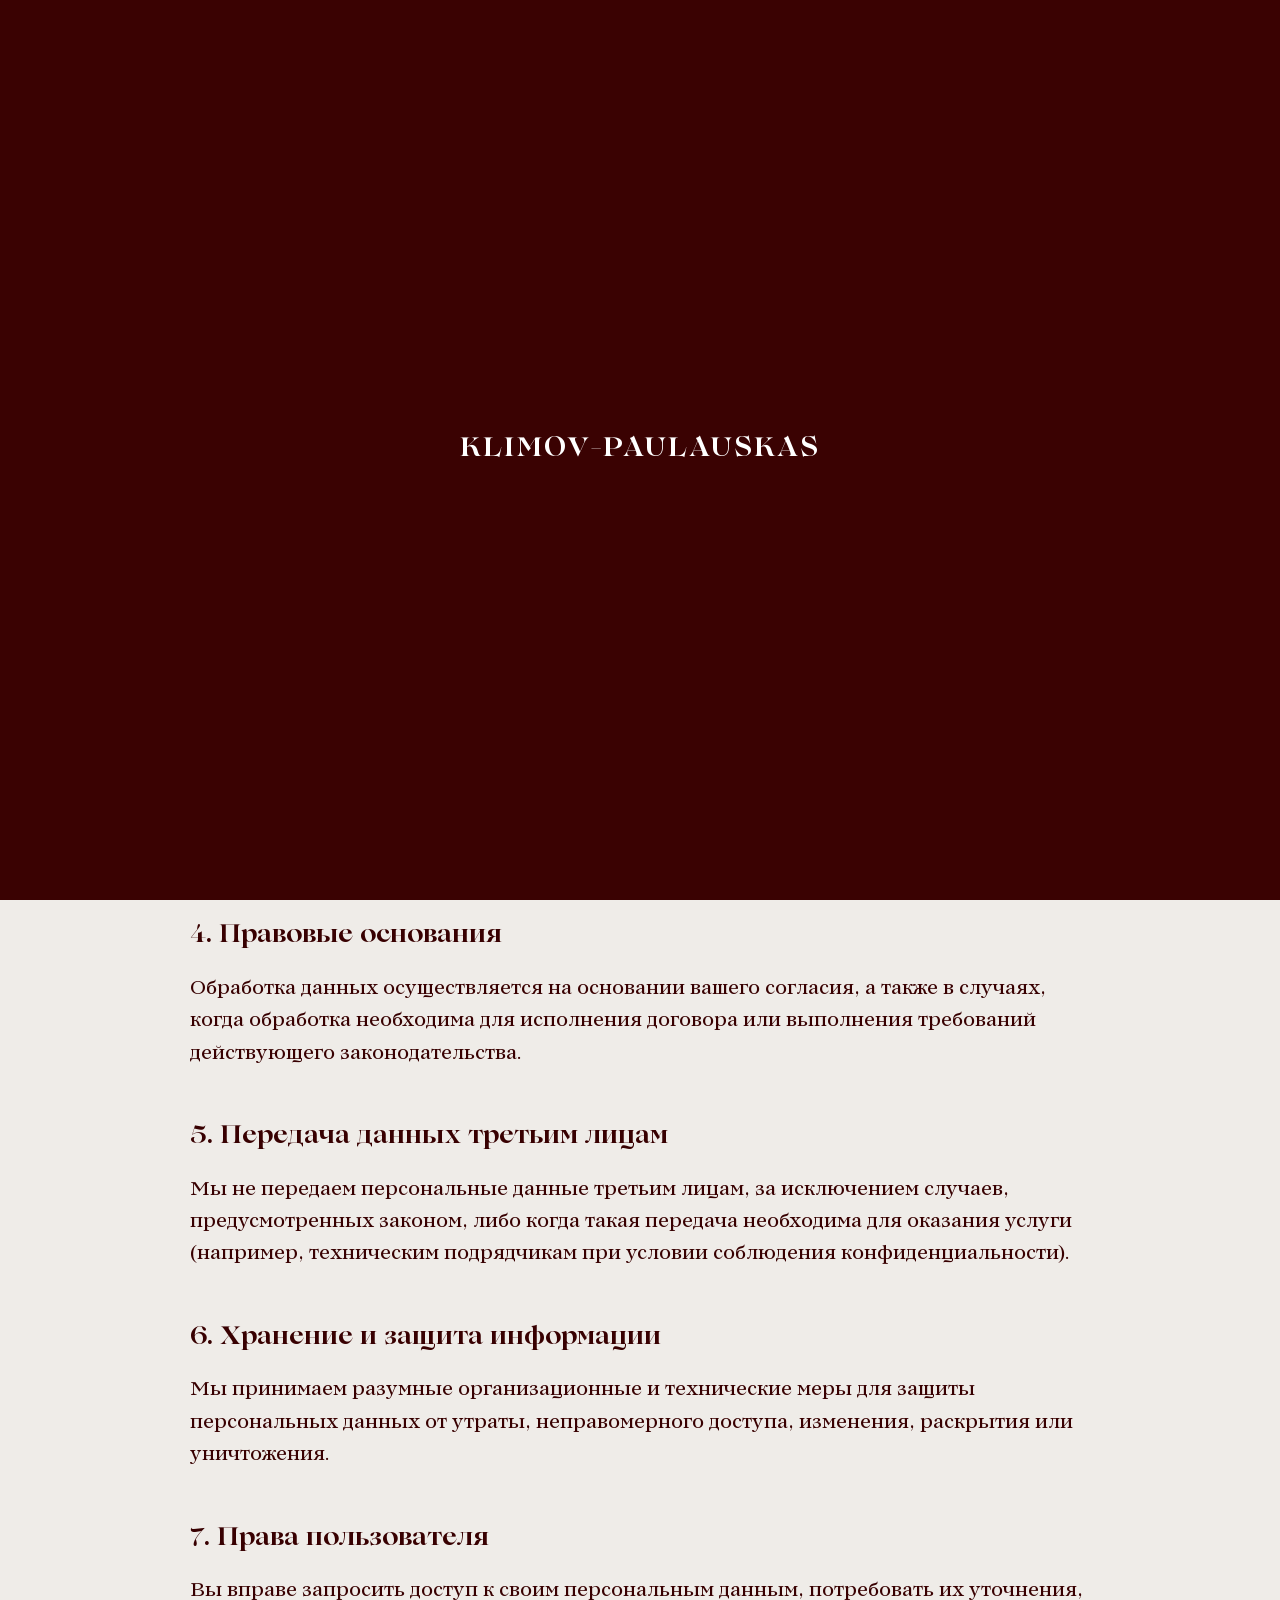
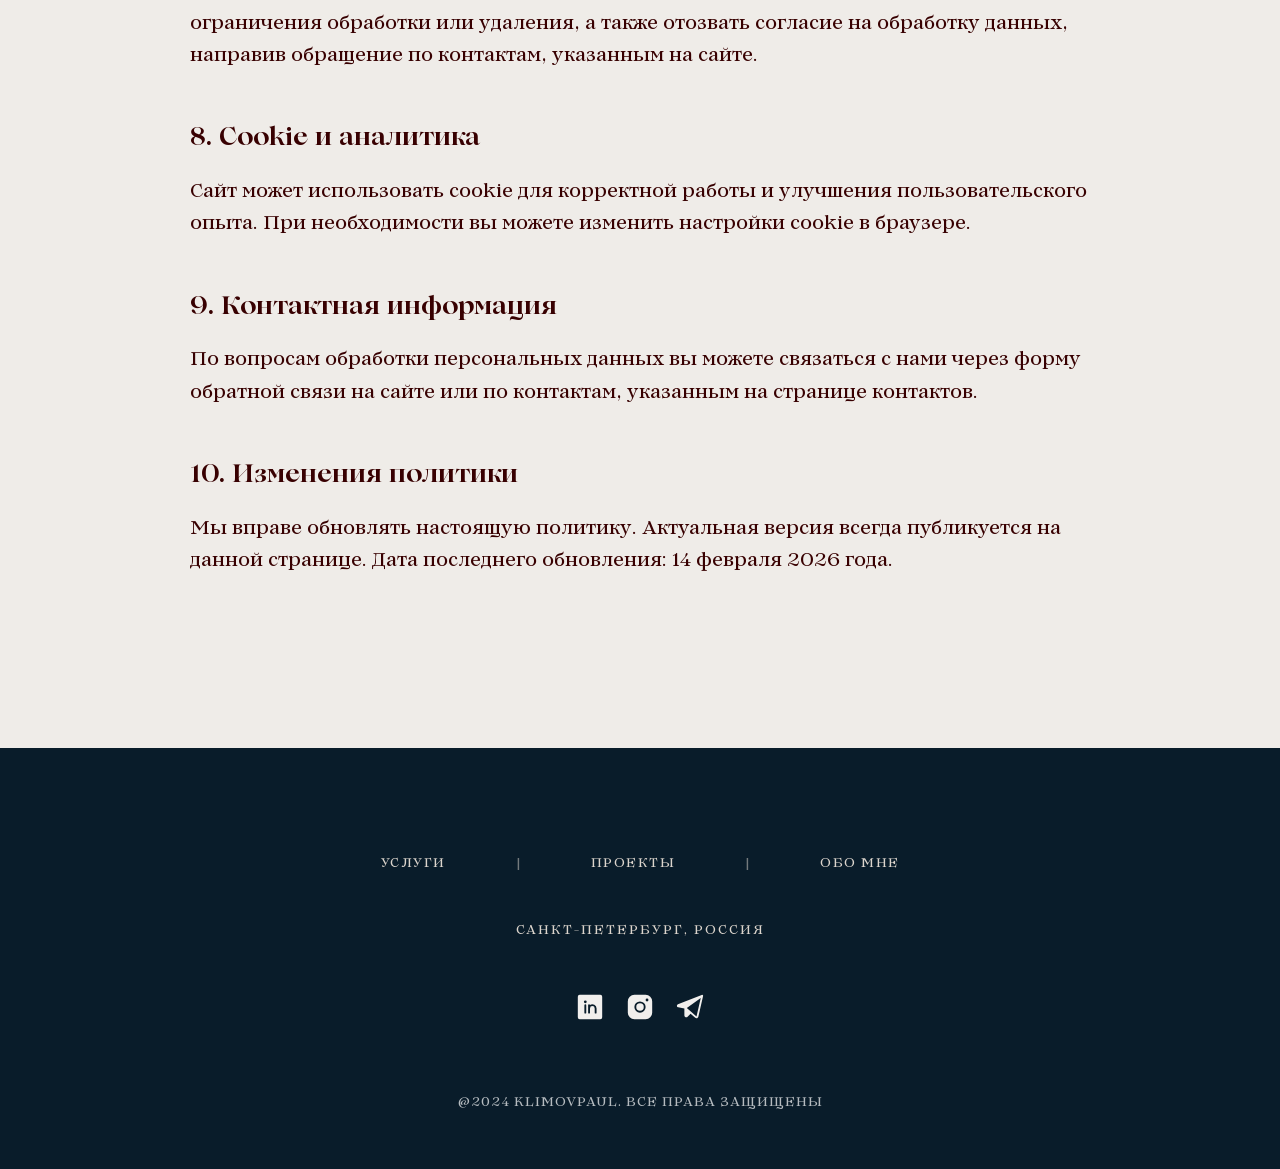
<file: confidential.html>
<!DOCTYPE html>
<html lang="ru">
  <head>
    <meta charset="UTF-8" />
    <meta name="viewport" content="width=device-width, initial-scale=1.0" />
    <link rel="stylesheet" href="styles.css" />
    <link rel="stylesheet" href="animations/animations.css" />
    <title>Политика конфиденциальности | KLIMOVPAUL</title>
  </head>
  <body>
    <header class="header container">
      <div class="logo">
        <a href="/index.html">
          <img src="./images/logo.avif" alt="" />
        </a>
      </div>

      <nav class="nav">
        <a href="index.html#services">УСЛУГИ</a>
        <a href="index.html#projects">ПРОЕКТЫ</a>
        <a href="about.html">ОБО МНЕ</a>
      </nav>
    </header>

    <section class="service-page container">
      <div class="service-page-content">
        <h1 class="service-page-title">ПОЛИТИКА КОНФИДЕНЦИАЛЬНОСТИ</h1>

        <div class="service-page-section">
          <h2>1. Общие положения</h2>
          <p>
            Настоящая политика конфиденциальности определяет порядок обработки и защиты персональных данных пользователей сайта
            KLIMOVPAUL. Используя сайт, вы соглашаетесь с условиями данной политики.
          </p>
        </div>

        <div class="service-page-section">
          <h2>2. Какие данные мы обрабатываем</h2>
          <p>
            Мы можем обрабатывать данные, которые вы указываете в формах на сайте: имя, номер телефона, адрес электронной почты
            и текст сообщения. Также могут собираться технические данные: IP-адрес, тип устройства, данные cookie и информация о
            действиях на сайте.
          </p>
        </div>

        <div class="service-page-section">
          <h2>3. Цели обработки данных</h2>
          <p>
            Персональные данные обрабатываются для обратной связи, подготовки консультации, заключения и исполнения договоров,
            улучшения качества сайта и сервиса, а также для соблюдения требований законодательства.
          </p>
        </div>

        <div class="service-page-section">
          <h2>4. Правовые основания</h2>
          <p>
            Обработка данных осуществляется на основании вашего согласия, а также в случаях, когда обработка необходима для
            исполнения договора или выполнения требований действующего законодательства.
          </p>
        </div>

        <div class="service-page-section">
          <h2>5. Передача данных третьим лицам</h2>
          <p>
            Мы не передаем персональные данные третьим лицам, за исключением случаев, предусмотренных законом, либо когда такая
            передача необходима для оказания услуги (например, техническим подрядчикам при условии соблюдения конфиденциальности).
          </p>
        </div>

        <div class="service-page-section">
          <h2>6. Хранение и защита информации</h2>
          <p>
            Мы принимаем разумные организационные и технические меры для защиты персональных данных от утраты, неправомерного
            доступа, изменения, раскрытия или уничтожения.
          </p>
        </div>

        <div class="service-page-section">
          <h2>7. Права пользователя</h2>
          <p>
            Вы вправе запросить доступ к своим персональным данным, потребовать их уточнения, ограничения обработки или удаления,
            а также отозвать согласие на обработку данных, направив обращение по контактам, указанным на сайте.
          </p>
        </div>

        <div class="service-page-section">
          <h2>8. Cookie и аналитика</h2>
          <p>
            Сайт может использовать cookie для корректной работы и улучшения пользовательского опыта. При необходимости вы можете
            изменить настройки cookie в браузере.
          </p>
        </div>

        <div class="service-page-section">
          <h2>9. Контактная информация</h2>
          <p>
            По вопросам обработки персональных данных вы можете связаться с нами через форму обратной связи на сайте или по
            контактам, указанным на странице контактов.
          </p>
        </div>

        <div class="service-page-section">
          <h2>10. Изменения политики</h2>
          <p>
            Мы вправе обновлять настоящую политику. Актуальная версия всегда публикуется на данной странице.
            Дата последнего обновления: 14 февраля 2026 года.
          </p>
        </div>
      </div>
    </section>

    <footer class="footer">
      <div class="footer-container container">
        <nav class="footer-nav">
          <a href="index.html#services" class="footer-link">УСЛУГИ</a>
          <span class="footer-divider">|</span>
          <a href="index.html#projects" class="footer-link">ПРОЕКТЫ</a>
          <span class="footer-divider">|</span>
          <a href="about.html" class="footer-link">ОБО МНЕ</a>
        </nav>

        <div class="footer-location">САНКТ-ПЕТЕРБУРГ, РОССИЯ</div>

        <div class="footer-social">
          <a href="#" class="social-icon" aria-label="LinkedIn">
            <svg
              xmlns="http://www.w3.org/2000/svg"
              viewBox="0 0 256 256"
              focusable="false"
              color="var(--token-9590705c-d7ae-4c5a-9452-e5acd310b8c8, rgb(241, 239, 237))"
              style="
                user-select: none;
                width: 100%;
                height: 100%;
                display: inline-block;
                fill: var(
                  --token-9590705c-d7ae-4c5a-9452-e5acd310b8c8,
                  rgb(241, 239, 237)
                );
                color: var(
                  --token-9590705c-d7ae-4c5a-9452-e5acd310b8c8,
                  rgb(241, 239, 237)
                );
                flex-shrink: 0;
              "
            >
              <g
                color="var(--token-9590705c-d7ae-4c5a-9452-e5acd310b8c8, rgb(241, 239, 237))"
                weight="fill"
              >
                <path
                  d="M216,24H40A16,16,0,0,0,24,40V216a16,16,0,0,0,16,16H216a16,16,0,0,0,16-16V40A16,16,0,0,0,216,24ZM96,176a8,8,0,0,1-16,0V112a8,8,0,0,1,16,0ZM88,96a12,12,0,1,1,12-12A12,12,0,0,1,88,96Zm96,80a8,8,0,0,1-16,0V140a20,20,0,0,0-40,0v36a8,8,0,0,1-16,0V112a8,8,0,0,1,15.79-1.78A36,36,0,0,1,184,140Z"
                ></path>
              </g>
            </svg>
          </a>
          <a href="#" class="social-icon" aria-label="Instagram">
            <svg
              xmlns="http://www.w3.org/2000/svg"
              viewBox="0 0 256 256"
              focusable="false"
              color="var(--token-9590705c-d7ae-4c5a-9452-e5acd310b8c8, rgb(241, 239, 237))"
              style="
                user-select: none;
                width: 100%;
                height: 100%;
                display: inline-block;
                fill: var(
                  --token-9590705c-d7ae-4c5a-9452-e5acd310b8c8,
                  rgb(241, 239, 237)
                );
                color: var(
                  --token-9590705c-d7ae-4c5a-9452-e5acd310b8c8,
                  rgb(241, 239, 237)
                );
                flex-shrink: 0;
              "
            >
              <g
                color="var(--token-9590705c-d7ae-4c5a-9452-e5acd310b8c8, rgb(241, 239, 237))"
                weight="fill"
              >
                <path
                  d="M176,24H80A56.06,56.06,0,0,0,24,80v96a56.06,56.06,0,0,0,56,56h96a56.06,56.06,0,0,0,56-56V80A56.06,56.06,0,0,0,176,24ZM128,176a48,48,0,1,1,48-48A48.05,48.05,0,0,1,128,176Zm60-96a12,12,0,1,1,12-12A12,12,0,0,1,188,80Zm-28,48a32,32,0,1,1-32-32A32,32,0,0,1,160,128Z"
                ></path>
              </g>
            </svg>
          </a>
          <a href="#" class="social-icon" aria-label="Telegram">
            <svg
              xmlns="http://www.w3.org/2000/svg"
              viewBox="0 0 256 256"
              focusable="false"
              color="var(--token-9590705c-d7ae-4c5a-9452-e5acd310b8c8, rgb(241, 239, 237))"
              style="
                user-select: none;
                width: 100%;
                height: 100%;
                display: inline-block;
                fill: var(
                  --token-9590705c-d7ae-4c5a-9452-e5acd310b8c8,
                  rgb(241, 239, 237)
                );
                color: var(
                  --token-9590705c-d7ae-4c5a-9452-e5acd310b8c8,
                  rgb(241, 239, 237)
                );
                flex-shrink: 0;
              "
            >
              <g
                color="var(--token-9590705c-d7ae-4c5a-9452-e5acd310b8c8, rgb(241, 239, 237))"
                weight="fill"
              >
                <path
                  d="M236.88,26.19a9,9,0,0,0-9.16-1.57L25.06,103.93a14.22,14.22,0,0,0,2.43,27.21L80,141.45V200a15.92,15.92,0,0,0,10,14.83,15.91,15.91,0,0,0,17.51-3.73l25.32-26.26L173,220a15.88,15.88,0,0,0,10.51,4,16.3,16.3,0,0,0,5-.79,15.85,15.85,0,0,0,10.67-11.63L239.77,35A9,9,0,0,0,236.88,26.19ZM183.53,208,100.85,135.5l119-85.29Z"
                ></path>
              </g>
            </svg>
          </a>
        </div>

        <div class="footer-copyright">
          @2024 KLIMOVPAUL. ВСЕ ПРАВА ЗАЩИЩЕНЫ
        </div>
      </div>
    </footer>

    <div id="preloader">
      <div class="preloader-text">klimov-paulauskas</div>
    </div>

    <script src="animations/animations.js"></script>
  </body>
</html>
</file>
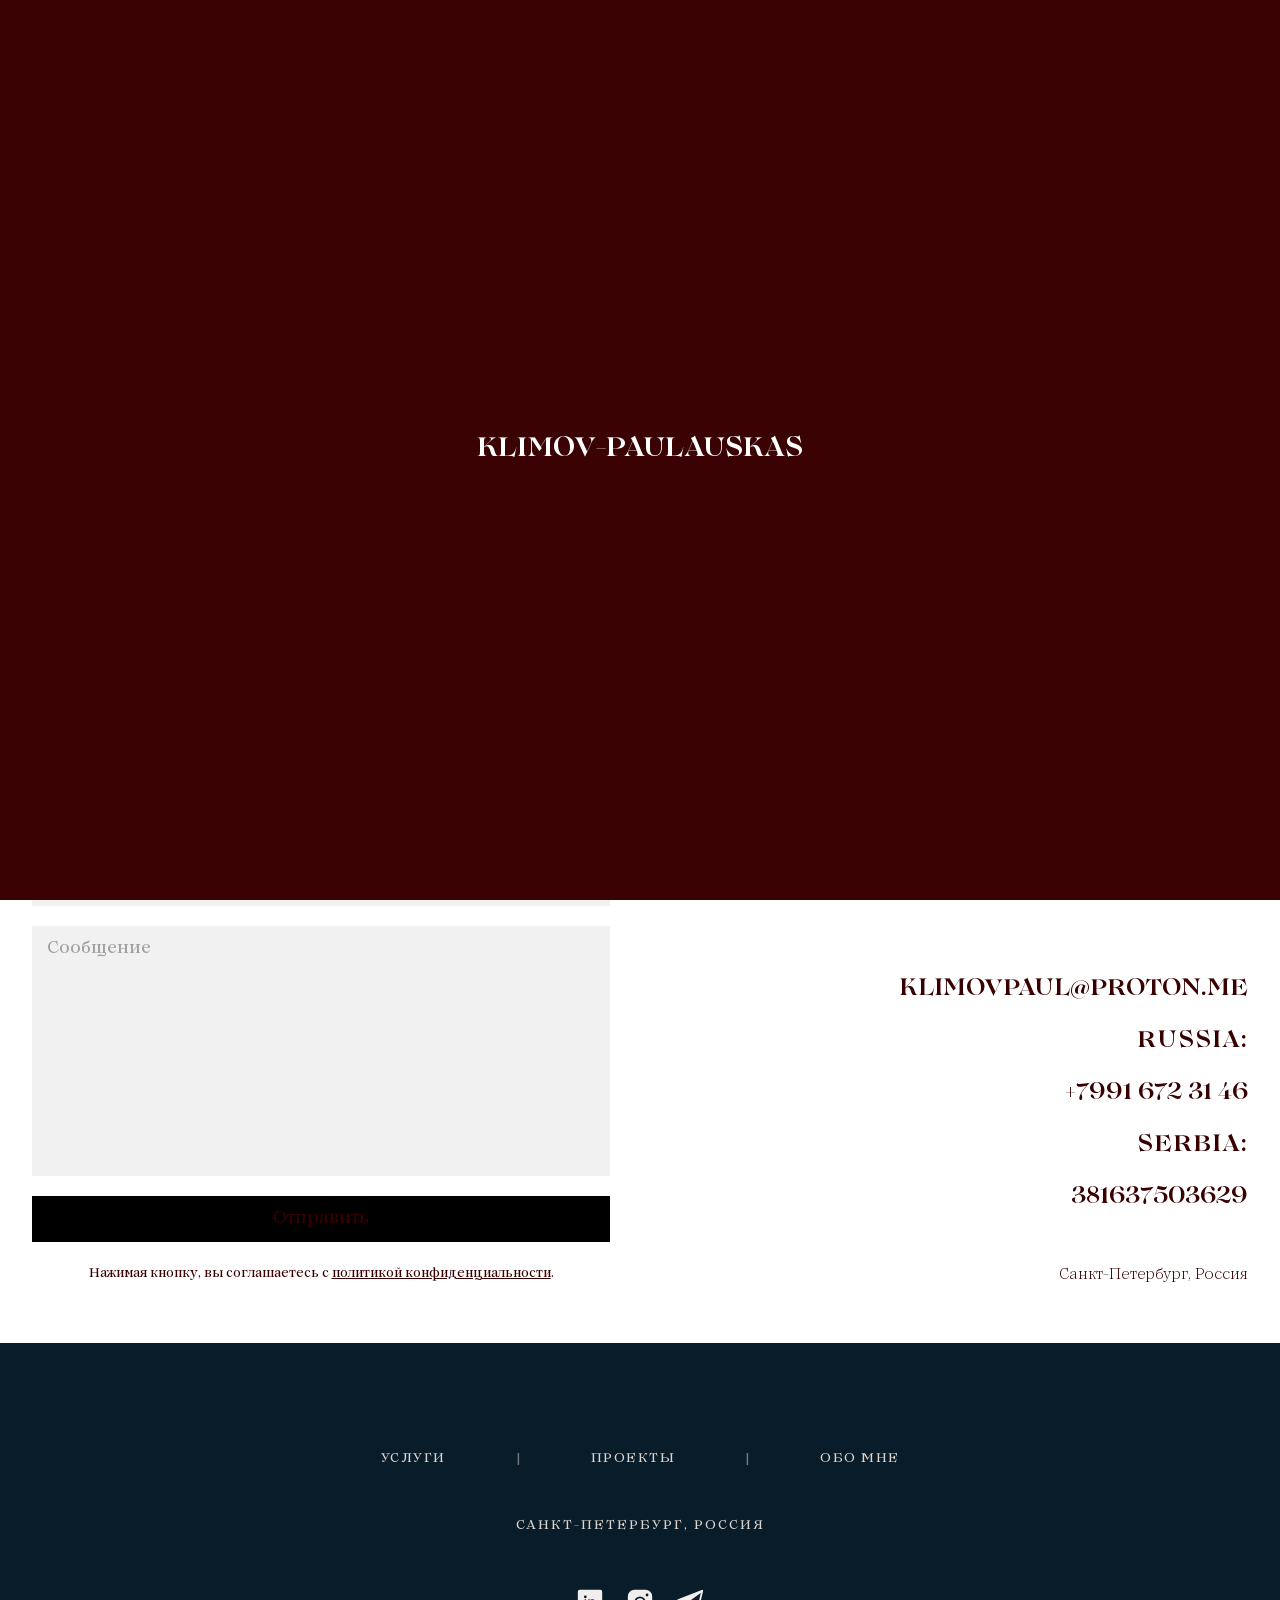
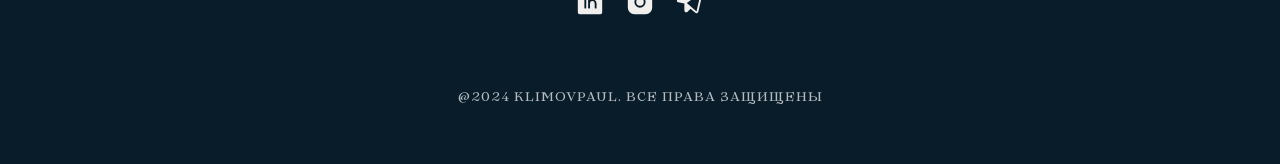
<file: contact.html>
<!DOCTYPE html>
<html lang="en">
  <head>
    <meta charset="UTF-8" />
    <meta name="viewport" content="width=device-width, initial-scale=1.0" />
    <link rel="stylesheet" href="contact.css" />
    <link rel="stylesheet" href="animations/animations.css" />
    <title>Klimov Paulauskas</title>
  </head>
  <body>
    <header class="header_bg">
      <div class="container header">
        <div class="logo">
          <a href="/index.html">
            <img src="./images/logo.avif" alt="" />
          </a>
        </div>

        <nav class="nav">
          <a href="index.html#services">УСЛУГИ</a>
          <a href="index.html#projects">ПРОЕКТЫ</a>
          <a href="./about.html">ОБО МНЕ</a>
        </nav>
      </div>
    </header>

    <section class="contact-hero container">
      <div class="contact-text">
        <h1>ДАВАЙТЕ ВМЕСТЕ<br />ПРЕВРАТИМ ВАШУ ИДЕЮ В<br />РЕАЛЬНОСТЬ.</h1>

        <p>
          Свяжитесь со мной, и вместе мы создадим пространство, которое будет
          вдохновлять вас каждый день.
        </p>
      </div>

      <div class="contact-image">
        <img src="./images/contact.avif" alt="Contact photo" />
      </div>
    </section>

    <section class="contact-form container">
      <div class="form-grid">
        <div class="form-left">
          <form>
            <input type="text" placeholder="Имя" />
            <input type="email" placeholder="Email" />
            <textarea placeholder="Сообщение"></textarea>
            <button type="submit">Отправить</button>
          <p class="form-terms">Нажимая кнопку, вы соглашаетесь с <a href="./confidential.html">политикой конфиденциальности</a>.</p>
          </form>
        </div>
        <div class="form-right">
          <p class="email">KLIMOVPAUL@PROTON.ME</p>
          <p class="country">RUSSIA:</p>
          <p class="phone">+7991 672 31 46</p>
          <p class="country">SERBIA:</p>
          <p class="phone">381637503629</p>
          <p class="location">Санкт-Петербург, Россия</p>
        </div>
      </div>
    </section>

    <footer class="footer">
      <div class="footer-container container">
        <nav class="footer-nav">
          <a href="#" class="footer-link">УСЛУГИ</a>
          <span class="footer-divider">|</span>
          <a href="#" class="footer-link">ПРОЕКТЫ</a>
          <span class="footer-divider">|</span>
          <a href="#" class="footer-link">ОБО МНЕ</a>
        </nav>

        <div class="footer-location">САНКТ-ПЕТЕРБУРГ, РОССИЯ</div>

        <div class="footer-social">
          <a href="#" class="social-icon" aria-label="LinkedIn">
            <svg
              xmlns="http://www.w3.org/2000/svg"
              viewBox="0 0 256 256"
              focusable="false"
              color="var(--token-9590705c-d7ae-4c5a-9452-e5acd310b8c8, rgb(241, 239, 237))"
              style="
                user-select: none;
                width: 100%;
                height: 100%;
                display: inline-block;
                fill: var(
                  --token-9590705c-d7ae-4c5a-9452-e5acd310b8c8,
                  rgb(241, 239, 237)
                );
                color: var(
                  --token-9590705c-d7ae-4c5a-9452-e5acd310b8c8,
                  rgb(241, 239, 237)
                );
                flex-shrink: 0;
              "
            >
              <g
                color="var(--token-9590705c-d7ae-4c5a-9452-e5acd310b8c8, rgb(241, 239, 237))"
                weight="fill"
              >
                <path
                  d="M216,24H40A16,16,0,0,0,24,40V216a16,16,0,0,0,16,16H216a16,16,0,0,0,16-16V40A16,16,0,0,0,216,24ZM96,176a8,8,0,0,1-16,0V112a8,8,0,0,1,16,0ZM88,96a12,12,0,1,1,12-12A12,12,0,0,1,88,96Zm96,80a8,8,0,0,1-16,0V140a20,20,0,0,0-40,0v36a8,8,0,0,1-16,0V112a8,8,0,0,1,15.79-1.78A36,36,0,0,1,184,140Z"
                ></path>
              </g>
            </svg>
          </a>
          <a href="#" class="social-icon" aria-label="Instagram">
            <svg
              xmlns="http://www.w3.org/2000/svg"
              viewBox="0 0 256 256"
              focusable="false"
              color="var(--token-9590705c-d7ae-4c5a-9452-e5acd310b8c8, rgb(241, 239, 237))"
              style="
                user-select: none;
                width: 100%;
                height: 100%;
                display: inline-block;
                fill: var(
                  --token-9590705c-d7ae-4c5a-9452-e5acd310b8c8,
                  rgb(241, 239, 237)
                );
                color: var(
                  --token-9590705c-d7ae-4c5a-9452-e5acd310b8c8,
                  rgb(241, 239, 237)
                );
                flex-shrink: 0;
              "
            >
              <g
                color="var(--token-9590705c-d7ae-4c5a-9452-e5acd310b8c8, rgb(241, 239, 237))"
                weight="fill"
              >
                <path
                  d="M176,24H80A56.06,56.06,0,0,0,24,80v96a56.06,56.06,0,0,0,56,56h96a56.06,56.06,0,0,0,56-56V80A56.06,56.06,0,0,0,176,24ZM128,176a48,48,0,1,1,48-48A48.05,48.05,0,0,1,128,176Zm60-96a12,12,0,1,1,12-12A12,12,0,0,1,188,80Zm-28,48a32,32,0,1,1-32-32A32,32,0,0,1,160,128Z"
                ></path>
              </g>
            </svg>
          </a>
          <a href="#" class="social-icon" aria-label="Telegram">
            <svg
              xmlns="http://www.w3.org/2000/svg"
              viewBox="0 0 256 256"
              focusable="false"
              color="var(--token-9590705c-d7ae-4c5a-9452-e5acd310b8c8, rgb(241, 239, 237))"
              style="
                user-select: none;
                width: 100%;
                height: 100%;
                display: inline-block;
                fill: var(
                  --token-9590705c-d7ae-4c5a-9452-e5acd310b8c8,
                  rgb(241, 239, 237)
                );
                color: var(
                  --token-9590705c-d7ae-4c5a-9452-e5acd310b8c8,
                  rgb(241, 239, 237)
                );
                flex-shrink: 0;
              "
            >
              <g
                color="var(--token-9590705c-d7ae-4c5a-9452-e5acd310b8c8, rgb(241, 239, 237))"
                weight="fill"
              >
                <path
                  d="M236.88,26.19a9,9,0,0,0-9.16-1.57L25.06,103.93a14.22,14.22,0,0,0,2.43,27.21L80,141.45V200a15.92,15.92,0,0,0,10,14.83,15.91,15.91,0,0,0,17.51-3.73l25.32-26.26L173,220a15.88,15.88,0,0,0,10.51,4,16.3,16.3,0,0,0,5-.79,15.85,15.85,0,0,0,10.67-11.63L239.77,35A9,9,0,0,0,236.88,26.19ZM183.53,208,100.85,135.5l119-85.29Z"
                ></path>
              </g>
            </svg>
          </a>
        </div>

        <div class="footer-copyright">
          @2024 KLIMOVPAUL. ВСЕ ПРАВА ЗАЩИЩЕНЫ
        </div>
      </div>
    </footer>

    <div id="preloader">
      <div class="preloader-text">KLIMOV-PAULAUSKAS</div>
    </div>

    <script src="animations/animations.js"></script>
  </body>
</html>
</file>
<file: styles.css>
* {
  margin: 0;
  padding: 0;
  box-sizing: border-box;
}

:root {
  --info-blocks-height: 152px;
}

@font-face {
  font-family: "Lovelace Text Light";
  src: url("./fonts/0_LovelaceText-Light.ttf") format("opentype");
  font-weight: 300;
  font-style: normal;
  font-display: block;
}

@font-face {
  font-family: "Lovelace Text";
  src: url("./fonts/0_LovelaceText-Medium.ttf") format("opentype");
  font-weight: 400;
  font-style: normal;
  font-display: block;
}

@font-face {
  font-family: "Lovelace Bold Italic";
  src: url("./fonts/0_Lovelace-BoldItalic.ttf") format("opentype");
  font-weight: 700;
  font-style: normal;
  font-display: block;
}

@font-face {
  font-family: "Lovelace Bold";
  src: url("./fonts/0_Lovelace-Bold.ttf") format("opentype");
  font-weight: 400;
  font-style: normal;
  font-display: block;
}


body {
  background: #efece8;
  font-family: "Lovelace Text", serif;
  color: #231f20;
}

.container {
  max-width: 95%;
  margin: 0 auto;
}

/* first block start */

.header {
  width: 100%;
  padding: 15px 0px;
  display: flex;
  align-items: center;
  justify-content: space-between;
}

.logo {
  font-size: 32px;
  font-weight: 600;
  letter-spacing: -1px;
}

.logo img {
  width: 50px;
  height: 50px;
}

.nav {
  display: flex;
  gap: 40px;
}

.nav a {
  text-decoration: none;
  color: rgb(56, 0, 1);
  font-size: 12px;
  font-family: "Lovelace Bold";
  position: relative;
  padding-bottom: 4px;
}

/* Nav link underline animation - draws left to right, exits left to right */
.nav a::after {
  content: '';
  position: absolute;
  bottom: 0;
  left: 0;
  width: 100%;
  height: 2px;
  background-color: rgb(56, 0, 1);
  transform: scaleX(0);
  transform-origin: right;
  transition: transform 0.6s ease;
}

.nav a:hover::after {
  transform: scaleX(1);
  transform-origin: left;
}

.contact-btn {
  padding: 12px 30px;
  border: 1px solid #231f20;
  text-decoration: none;
  font-size: 14px;
  color: #000;
  display: flex;
  align-items: center;
  gap: 10px;
  position: relative;
}

.contact-btn .arrow svg {
  width: 11px;
  height: 11px;
  transition: transform 0.4s ease;
  display: block;
}

.contact-btn .arrow {
  display: flex;
  align-items: center;
}

.contact-btn .contact-text {
  position: relative;
  display: inline-block;
  padding-bottom: 4px;
}

.contact-btn .contact-text::after {
  content: '';
  position: absolute;
  left: 0;
  right: 0;
  bottom: 0;
  height: 2px;
  background-color: rgb(56, 0, 1);
  transform: scaleX(0);
  transform-origin: right;
  transition: transform 0.6s ease;
}

.contact-btn:hover .contact-text::after {
  transform: scaleX(1);
  transform-origin: left;
}

.contact-btn:hover .arrow svg {
  transform: rotate(45deg);
}

.hero {
  position: relative;
}

.hero-video-wrapper {
  height: calc(100vh - 80px - var(--info-blocks-height));
  position: relative;
  width: 100%;
}

.hero-image {
  width: 100%;
  height: 100%;
  object-fit: cover;
  position: absolute;
  top: 0;
  left: 0;
}

.hero .hero-video-mobile {
  display: none !important;
}

.hero .hero-video-desktop {
  display: block !important;
}

/* Info blocks section */
.info-blocks {
  position: relative;
  display: flex;
  background: transparent;
  width: 100%;
  min-height: var(--info-blocks-height);
}

.info-block {
  flex: 1;
  padding: 20px 24px 12px;
  position: relative;
  display: flex;
  flex-direction: column;
  align-items: center;
  justify-content: flex-start;
  text-align: center;
  min-height: var(--info-blocks-height);
}

.info-block::before,
.info-block::after {
  content: "";
  position: absolute;
  top: 20px;
  bottom: 0;
  width: 0.5px;
  background: rgba(35, 31, 32, 0.75);
}

.info-block::before {
  left: 0;
}

.info-block::after {
  right: 0;
}

.info-block:first-child {
  border-left: none;
}

.info-block:first-child::before {
  display: none;
}

.info-block:last-child {
  border-right: none;
  justify-content: center;
  align-items: center;
}

.info-block:last-child::after {
  display: none;
}

.info-title {
  font-family: "Lovelace Bold";
  font-size: 18px;
  color: rgb(0, 0, 0);
  margin-top: 0;
  margin-bottom: 15px;
  letter-spacing: 1px;
  width: 100%;
}

.info-description {
  font-family: "Lovelace Text";
  font-size: 14px;
  color: #231f20;
  line-height: 1.35;
  margin: 0;
}

.info-block .contact-btn {
  margin: 0 auto;
  margin-top: 0;
}

.info-block:last-child .contact-btn {
  align-self: center;
}

.info-block .contact-btn .arrow {
  width: 16px;
  height: 16px;
}

.info-block .contact-btn .arrow svg {
  width: 100%;
  height: 100%;
  margin-top: 0;
}

@media (max-width: 768px) {
  .header {
    padding: 10px 0;
  }

  .logo img {
    width: 35px;
    height: 35px;
  }

  .nav {
    gap: 15px;
  }

  .nav a {
    font-size: 12px;
    letter-spacing: 0.5px;
  }

  .contact-btn {
    padding: 10px 22px;
    font-size: 14px;
    gap: 8px;
  }

  .contact-btn .arrow {
    transform: translateY(0);
  }

  .hero-video-wrapper {
    height: calc(95vh - 160px);
  }

  .hero .hero-video-desktop {
    display: none !important;
  }

  .hero .hero-video-mobile {
    display: block !important;
  }

  .info-blocks {
    display: flex;
    gap: 20px;
    overflow-x: auto;
    overflow-y: hidden;
    -webkit-overflow-scrolling: touch;
    scroll-snap-type: x mandatory;
    scrollbar-width: none;
    padding: 0 10px;
  }

  .info-blocks::-webkit-scrollbar {
    display: none;
  }

  .info-block {
    border-left: none;
    border-right: none;
    /* border-top: 1px solid #231f20; */
    border-right: 1px solid #231f20;
    padding: 30px 20px;
    min-height: 150px;
    flex: 0 0 100%;
    scroll-snap-align: start;
  }

  .info-block::before,
  .info-block::after {
    display: none;
  }

  .info-block:first-child {
    border-top: none;
  }

  .info-block:last-child {
    border-bottom: none;
  }
}

@media (max-width: 480px) {
  .header {
    padding: 8px 0;
  }

  .logo img {
    width: 30px;
    height: 30px;
  }

  .nav {
    gap: 10px;
  }

  .nav a {
    font-size: 10px;
    letter-spacing: 0.3px;
  }

  .contact-btn {
    padding: 5px 10px;
    font-size: 10px;
    gap: 4px;
  }

  .contact-btn .arrow svg {
    width: 16px;
    height: 16px;
  }

  .hero-video-wrapper {
    height: calc(100vh - 50px);
  }
}



/* first block end */


/* second block start */

.services {
  padding: 120px 0;
}

.services-title {
  font-size: 30px;
  margin-bottom: 60px;
  font-weight: 400;
  color: rgb(56, 0, 1);
  font-family: "Lovelace Bold";
}

.service-item {
  /* border-bottom: 1px solid #4d2b2970; */
  padding: 40px 0;
  margin-bottom: 50px;
}

.service-header {
  display: flex;
  justify-content: space-between;
  align-items: center;
  cursor: pointer;
}

.service-header .left {
  display: flex;
  align-items: center;
  gap: 80px;
}

.number {
  font-size: 16px;
  color: #4d2b29;
}

.title {
  font-size: 28px;
  font-weight: 400;
  color: rgb(56, 0, 1);
  font-family: "Lovelace Bold";
  position: relative;
  padding-bottom: 4px;
  display: inline-block;
}

/* Service title underline animation - draws left to right, exits left to right */
.title::after {
  content: '';
  position: absolute;
  bottom: 0;
  left: 0;
  width: 100%;
  height: 2px;
  background-color: rgb(56, 0, 1);
  transform: scaleX(0);
  transform-origin: right;
  transition: transform 0.6s ease;
}

.service-item:hover .title::after {
  transform: scaleX(1);
  transform-origin: left;
}

.icon {
  font-size: 32px;
  font-weight: 300;
  color: #111;
  transition: 0.3s;
}

.service-item.active .icon {
  transform: rotate(45deg);
}

.service-content {
  max-height: 0;
  overflow: hidden;
  transition: max-height 0.4s ease;
  padding-left: 100px;
  margin-top: 10px;
  font-family: "Lovelace Text Light";
  display: flex;
  flex-direction: column;
  gap: 20px;
}

.service-content>p {
  margin: 0;
}

.service-content .blog-link-container {
  align-self: flex-end;
}

.service-item.active .service-content {
  max-height: 500px;
}

@media (max-width: 1024px) {
  .services {
    padding: 60px 0;
  }

  .services-title {
    font-size: 32px;
    margin-bottom: 40px;
  }

  .service-item {
    padding: 30px 0;
    margin-bottom: 40px;
  }

  .service-header .left {
    gap: 50px;
  }

  .number {
    font-size: 14px;
  }

  .title {
    font-size: 26px;
  }

  .icon {
    font-size: 26px;
  }

  .service-content {
    padding-left: 60px;
  }
}

@media (max-width: 768px) {
  .services {
    padding: 40px 0;
  }

  .services-title {
    font-size: 26px;
    margin-bottom: 30px;
  }

  .service-item {
    padding: 25px 0;
    margin-bottom: 30px;
  }

  .service-header {
    align-items: flex-start;
  }

  .service-header .left {
    gap: 20px;
  }

  .number {
    font-size: 12px;
  }

  .title {
    font-size: 20px;
  }

  .icon {
    font-size: 22px;
  }

  .service-content {
    padding-left: 40px;
    font-size: 12px;
    gap: 15px;
  }

  .blog-link {
    font-size: 14px !important;
  }
}

/* second block end */


/* third block start - Project Showcase */
.project-showcase {
  position: relative;
  padding: 80px 0;
}

.projects-grid {
  display: grid;
  grid-template-columns: repeat(2, 1fr);
  gap: 60px;
}

/* Card style */
.project-card {
  text-decoration: none;
  color: inherit;
  position: relative;
  display: block;
}

.project-card.is-extra {
  display: none;
}

.project-card.is-extra.is-visible {
  display: block;
}

.project-card-inner {
  display: flex;
  justify-content: space-between;
  align-items: center;
  padding: 40px;
  position: relative;
  overflow: hidden;
}

.corner-plus {
  position: absolute;
  font-size: 40px;
  color: #000;
  font-weight: 300;
  transition: transform 0.35s ease;
  pointer-events: none;
}

.corner-plus.top-left {
  top: 10px;
  left: 10px;
}

.corner-plus.top-right {
  top: 10px;
  right: 10px;
}

.corner-plus.bottom-left {
  bottom: 10px;
  left: 10px;
}

.corner-plus.bottom-right {
  bottom: 10px;
  right: 10px;
}

.project-card:hover .corner-plus.top-left {
  transform: translate(15px, 15px);
}

.project-card:hover .corner-plus.top-right {
  transform: translate(-15px, 15px);
}

.project-card:hover .corner-plus.bottom-left {
  transform: translate(15px, -15px);
}

.project-card:hover .corner-plus.bottom-right {
  transform: translate(-15px, -15px);
}

.project-text {
  display: flex;
  flex-direction: column;
  gap: 10px;
}

.project-label {
  font-size: 12px;
  opacity: 0.6;
}

.project-name {
  font-size: 32px;
  font-weight: 500;
}

.project-image img {
  width: 200px;
  height: 160px;
  /* Replace with background-image later */
}

/* Button bottom-right */
.projects-btn {
  position: absolute;
  right: 0;
  bottom: 0;
  padding: 12px 30px;
  border: 1px solid #231f20;
  text-decoration: none;
  font-size: 14px;
  color: #000;
  background: transparent;
  transition: 0.3s ease;
  display: flex;
  align-items: center;
  gap: 10px;
}

.projects-btn .arrow {
  display: flex;
  align-items: center;
}

.projects-btn .arrow svg {
  width: 11px;
  height: 11px;
  transition: transform 0.4s ease;
  display: block;
  margin-top: -7px;
}

.projects-btn .contact-text {
  position: relative;
  display: inline-block;
  padding-bottom: 4px;
}

.projects-btn .contact-text::after {
  content: '';
  position: absolute;
  left: 0;
  right: 0;
  bottom: 0;
  height: 2px;
  background-color: rgb(56, 0, 1);
  transform: scaleX(0);
  transform-origin: right;
  transition: transform 0.6s ease;
}

.projects-btn:hover .contact-text::after {
  transform: scaleX(1);
  transform-origin: left;
}

.projects-btn:hover .arrow svg {
  transform: rotate(45deg);
}

/* Responsive */
@media (max-width: 768px) {
  .projects-grid {
    grid-template-columns: 1fr;
    gap: 40px;
  }

  .project-card {
    text-align: left;
  }

  .project-card-inner {
    flex-direction: column;
    align-items: flex-start;
    gap: 20px;
  }

  .project-image {
    width: 100%;
    height: 220px;
  }

  .project-image img {
    width: 100%;
    height: 100%;
    object-fit: cover;
  }
}

/* third block end */

/* fourth block start - About Section */

/* fourth block end */

/* fifth block start - CTA Section */

.cta-section {
  position: relative;
  z-index: 100;
  padding: 80px 0;
  margin-bottom: 80px;
}

.cta-content {
  display: grid;
  grid-template-columns: 1fr 1fr;
  gap: 20px;
  align-items: center;
}

.cta-image {
  width: 100%;
  height: 700px;
  background-image: url('./images/about.avif');
  background-size: cover;
  background-repeat: no-repeat;
  background-position: center;
}

.cta-text {
  padding: 40px;
  background-color: rgba(241, 241, 241, 1);
  height: 100%;
  display: flex;
  flex-direction: column;
  justify-content: center;
  gap: 30px;
}

.cta-title {
  font-size: 24px;
  font-family: "Lovelace Bold";
  color: #231f20;
  margin: -40px 0 75px 0;
  line-height: 1.4;
  text-align: center;
  width: 100%;
}

.cta-social {
  display: flex;
  gap: 40px;
  justify-content: space-around;
  margin-bottom: 30px;
}

.social-item {
  display: flex;
  flex-direction: column;
  align-items: center;
  gap: 10px;
}

.social-name {
  font-size: 16px;
  font-family: "Lovelace Text";
  color: #231f20;
}

.social-icon {
  width: 40px;
  height: 40px;
}

.cta-phone-label {
  font-size: 16px;
  font-family: "Lovelace Text";
  color: #231f20;
  margin: 0;
}

.cta-form {
  display: flex;
  gap: 10px;
  align-items: center;
}

.cta-phone-input {
  flex: 1;
  padding: 12px 20px;
  border: 1px solid #231f20;
  background: transparent;
  font-size: 16px;
  font-family: "Lovelace Text";
  color: #231f20;
}

.cta-phone-input::placeholder {
  color: #999;
}

.cta-submit-btn {
  padding: 12px 20px;
  background: #231f20;
  border: none;
  cursor: pointer;
  display: flex;
  align-items: center;
  justify-content: center;
  transition: background 0.3s ease;
}

.cta-submit-btn:hover {
  background: rgb(56, 0, 1);
}

.cta-submit-btn svg {
  width: 25px;
  height: 20px;
}

.cta-terms {
  font-size: 12px;
  font-family: "Lovelace Text Light";
  font-style: italic;
  color: #666;
  margin: 0;
}

.cta-terms a {
  color: inherit;
  text-decoration: underline;
}

/* Responsive adjustments */
@media (max-width: 1024px) {
  .cta-content {
    display: flex;
    flex-direction: column-reverse;
    margin-top: 40px;
  }

  .cta-section {
    position: relative;
    z-index: 100;
    padding: 0;
  }

  .cta-image {
    height: 500px;
    order: -1;
    /* Keep image on top on mobile */
  }

  .cta-text {
    width: 100%;
    padding: 30px;
    gap: 20px;
  }

  .cta-title {
    text-align: center;
    font-size: 20px;
  }

  .cta-social {
    gap: 30px;
  }

  .social-icon {
    width: 35px;
    height: 35px;
  }

  .cta-form {
    flex-direction: column;
    gap: 15px;
  }

  .cta-phone-input,
  .cta-submit-btn {
    width: 100%;
  }
}

@media (max-width: 768px) {
  .cta-section {
    position: relative;
    z-index: 100;
    padding: 20px 0;
    margin-bottom: 60px;
  }

  .cta-content {
    gap: 40px;
  }

  .cta-image {
    height: 400px;
  }

  .cta-description {
    font-size: 14px;
    line-height: 1.8;
    margin-bottom: 30px;
  }

  .cta-highlight {
    font-size: 15px;
    line-height: 1.5;
    margin-bottom: 30px;
  }

  .cta-description {
    width: 100%;
  }
}

/* fifth block end */

/* sixth block start - Footer */

.footer {
  background: rgb(9, 28, 42);
  padding: 80px 0 60px;
  color: #dcd5cd;
}

.footer-container {
  display: flex;
  flex-direction: column;
  align-items: center;
  gap: 55px;
}

.footer-nav {
  display: flex;
  align-items: center;
  gap: 70px;
  margin-top: 30px;
}

.footer-link {
  color: #dcd5cd;
  text-decoration: none;
  font-size: 12px;
  letter-spacing: 1.5px;
  font-weight: 300;
  transition: opacity 0.3s ease;
}

.footer-link:hover {
  opacity: 0.7;
}

.footer-divider {
  font-size: 12px;
  opacity: 0.5;
}

.footer-location {
  font-size: 12px;
  letter-spacing: 2px;
  font-weight: 300;
}

.footer-social {
  display: flex;
  gap: 20px;
  align-items: center;
}

.social-icon {
  display: flex;
  align-items: center;
  justify-content: center;
  width: 40px;
  height: 40px;
  border-radius: 4px;
  transition: background 0.3s ease;
}

.social-icon:hover {
  background: rgba(255, 255, 255, 0.2);
}

.social-icon {
  width: 30px;
  height: 30px;
}

.footer-copyright {
  font-size: 12px;
  letter-spacing: 1px;
  font-weight: 300;
  color: rgba(255, 255, 255, 0.7);
  margin-top: 20px;
}

/* Responsive adjustments */
@media (max-width: 768px) {
  .footer {
    padding: 40px 0 30px;
  }

  .footer-container {
    gap: 25px;
  }

  .footer-nav {
    gap: 20px;
    margin: 40px 0;
  }

  .footer-location {
    font-size: 12px;
    margin-bottom: 40px;
  }

  .footer-social {
    gap: 15px;
  }

  .social-icon {
    width: 36px;
    height: 36px;
  }

  .social-icon img {
    width: 18px;
    height: 18px;
  }

  .footer-copyright {
    font-size: 11px;
    text-align: center;
    padding: 20px 20px;
  }
}

/* sixth block end */

/* blogs start */

.blogs {
  padding: 80px 0;
}

.blogs-title {
  text-align: center;
  font-size: 32px;
  margin-bottom: 50px;
  font-weight: 500;
}

.blogs-grid {
  display: flex;
  justify-content: space-between;
  border-bottom: 1px solid transparent;
  /* nothing visible, just spacing help */
}

.blog-card {
  flex: 1;
  padding: 0 30px;
}

.blog-card:nth-child(1),
.blog-card:nth-child(2) {
  border-right: 1px solid #000;
}

.blog-title {
  font-size: 18px;
  line-height: 1.4;
  margin-bottom: 20px;
}

.blog-date {
  display: block;
  font-size: 14px;
  color: #333;
  margin-bottom: 20px;
}

.blog-link {
  font-size: 16px;
  text-decoration: underline;
  color: #231f20;
  font-weight: 500;
  display: inline-flex;
  align-items: center;
  gap: 6px;
}

.blog-link-container {
  display: flex;
  align-items: center;
  cursor: pointer;
}

.blog-link-container p svg {
  width: 16px;
  height: 16px;
  margin-left: 5px;
  transition: transform 0.4s ease;
}

/* Rotate SVG arrow on hover */
.blog-link-container:hover p svg {
  transform: rotate(45deg);
}

/* Responsive */
@media (max-width: 768px) {
  .blogs-slider {
    overflow-x: auto;
    overflow-y: hidden;
    -webkit-overflow-scrolling: touch;
    scroll-snap-type: x mandatory;
    scrollbar-width: none;
    /* Firefox */
    -ms-overflow-style: none;
    /* IE/Edge */
  }

  .blogs-slider::-webkit-scrollbar {
    display: none;
    /* Chrome/Safari/Opera */
  }

  .blogs-grid {
    display: flex;
    flex-direction: row;
    flex-wrap: nowrap;
    gap: 20px;
    padding-bottom: 20px;
  }

  .blog-card {
    flex: 0 0 85%;
    min-width: 85%;
    /* border: 1px solid #231f20 !important; */
    border-right: 1px solid #231f20 !important;
    padding: 30px;
    scroll-snap-align: start;
  }

  .blog-card:nth-child(1),
  .blog-card:nth-child(2) {
    border-right: 1px solid #231f20 !important;
  }
}


/* blogs end */


/* Overlay */
.modal-overlay {
  position: fixed;
  top: 0;
  left: 0;
  width: 100%;
  height: 100%;
  background: rgba(0, 0, 0, 0.6);
  opacity: 0;
  visibility: hidden;
  transition: 0.3s;
  z-index: 1000;
}

/* Modal */
.modal {
  position: fixed;
  top: 50%;
  left: 50%;
  transform: translate(-50%, -50%) scale(0.8);
  background: #fff;
  width: 620px;
  max-width: 90%;
  border-radius: 12px;
  padding: 20px;
  opacity: 0;
  visibility: hidden;
  transition: 0.3s;
  z-index: 1001;
}

/* Visible state */
.modal.active,
.modal-overlay.active {
  opacity: 1;
  visibility: visible;
}

.modal.active {
  transform: translate(-50%, -50%) scale(1);
}

/* Modal header */
.modal-header {
  display: flex;
  justify-content: flex-end;
}

/* Close button */
.modal-close {
  font-size: 26px;
  cursor: pointer;
  color: #333;
}


.form-left form {
  display: flex;
  flex-direction: column;
  gap: 20px;
}

.form-left input,
.form-left textarea {
  background-color: rgb(241, 241, 241);
  border: none;
  padding: 15px;
  font-family: "Lovelace Text", serif;
  font-size: 16px;
  color: #231f20;
  outline: none;
  resize: none;
}

.form-left input::placeholder,
.form-left textarea::placeholder {
  color: #a0a0a0;
}

.form-left textarea {
  height: 250px;
}

.form-left button {
  background: #000;
  color: #fff;
  border: none;
  padding: 15px;
  font-family: "Lovelace Text", serif;
  font-size: 16px;
  cursor: pointer;
  transition: background 0.3s ease;
}

.form-left button:hover {
  background: #231f20;
}

.form-left p {
  display: flex;
  justify-content: center;
  margin-bottom: 20px;
  font-size: 24px;
}

.form-left .form-terms {
  display: block;
  margin: 4px 0 0;
  font-size: 12px;
  line-height: 1.4;
  color: #666;
  text-align: center;
}

.form-left .form-terms a {
  color: inherit;
  text-decoration: underline;
}

.open-modal-btn {
  padding: 12px 0px;
  cursor: pointer;
}


/* SERVICE PAGE STYLES */
.service-page {
  padding: 120px 0;
  min-height: calc(100vh - 80px);
}

.service-page-content {
  max-width: 900px;
  margin: 0 auto;
}

@media(max-width: 900px) {
  .service-page-content {
    margin-top: 50px;
  }
}

.service-page-title {
  font-family: "Lovelace Bold", serif;
  font-size: 48px;
  color: rgb(56, 0, 1);
  margin: 0 auto 60px;
  text-align: center;
  max-width: auto;
  line-height: 1.1;
}

.service-page-section {
  margin-bottom: 50px;
}

.service-page-section h2 {
  font-family: "Lovelace Bold", serif;
  font-size: 24px;
  color: rgb(56, 0, 1);
  margin-bottom: 20px;
  line-height: 1.4;
}

.service-page-section p {
  font-family: "Lovelace Text", serif;
  font-size: 18px;
  line-height: 1.8;
  color: #231f20;
}

/* Responsive styles for service page */
@media (max-width: 768px) {
  .service-page {
    padding: 80px 20px;
  }

  .service-page-title {
    font-size: 30px;
    margin-bottom: 40px;
    max-width: auto;
    line-height: 1.15;
  }

  .service-page-section h2 {
    font-size: 20px;
    margin-bottom: 15px;
  }

  .service-page-section p {
    font-size: 16px;
    line-height: 1.6;
  }

  .service-page-section {
    margin-bottom: 35px;
  }
}

@media (max-width: 480px) {
  .service-page {
    padding: 60px 15px;
  }

  .service-page-title {
    font-size: 22px;
    margin-bottom: 24px;
    max-width: auto;
    line-height: 1.2;
  }

  .service-page-section h2 {
    font-size: 18px;
  }

  .service-page-section p {
    font-size: 14px;
  }
}


/* PRELOADER */
#preloader {
  position: fixed;
  inset: 0;
  background: rgb(113, 6, 6);
  display: flex;
  align-items: center;
  justify-content: center;
  z-index: 9999;
  transition: transform 0.8s ease-in-out;
}

#preloader.hide {
  transform: translateY(100%);
  /* slide down */
}

.preloader-text {
  font-family: "Lovelace Bold", sans-serif;
  font-size: 28px;
  font-weight: 700;
  color: #fff;
  letter-spacing: 2px;
  text-transform: uppercase;
  user-select: none;
}

/* Global text color (except footer and preloader text) */
body :where(*):not(.footer):not(.footer *):not(#preloader):not(#preloader *) {
  color: rgb(56, 0, 1) !important;
}
</file>
<file: animations/animations.css>
/* Preloader Styles */
#preloader {
  position: fixed;
  top: 0;
  left: 0;
  width: 100%;
  height: 100%;
  background: rgb(58, 2, 2);
  z-index: 9999;
  display: flex;
  align-items: center;
  justify-content: center;
  opacity: 1;
  transition: opacity 0.8s ease;
}

#preloader.hide {
  opacity: 0;
  pointer-events: none;
}

.preloader-text {
  font-family: "Lovelace Bold", sans-serif;
  font-size: 1.6rem;
  color: #fff;
  animation: fadeInOut 1.5s ease-in-out;
}

@media (max-width: 768px) {
  .preloader-text {
    font-size: 1.2rem;
  }
}

@media (max-width: 480px) {
  .preloader-text {
    font-size: 1rem;
  }
}

@keyframes fadeInOut {
  0% {
    opacity: 0;
    transform: translateY(20px);
  }
  50% {
    opacity: 1;
    transform: translateY(0);
  }
  100% {
    opacity: 1;
  }
}

/* Fixed Header Styles */
.header {
  position: fixed;
  top: 0;
  left: 0;
  right: 0;
  z-index: 1000;
  transition: all 0.3s ease;
  background: transparent;
  padding: 2rem 0 1.7rem 0px;
  height: 9%;
}

.header.scrolled {
  background: rgba(239, 236, 232, 0.95);
  backdrop-filter: blur(10px);
  padding: 1rem 0;
}

/* Hero Section Parallax */
.hero {
  position: relative;
  overflow: hidden;
  margin-top: 80px;
}

.hero-image {
  width: 100%;
  height: 100%;
  display: block;
  transition: transform 0.1s ease-out;
  will-change: transform;
}

/* Services Section - GSAP Scroll Animation */
.services-wrapper {
  position: relative;
}

/* Anchor offset for fixed header */
#services {
  scroll-margin-top: 140px;
}

@media (max-width: 768px) {
  #services {
    scroll-margin-top: 110px;
  }
}

.services {
  position: relative;
  padding: 200px 0;
}

.services-title,
.service-item {
  will-change: opacity, transform;
  backface-visibility: hidden;
  transform: translateZ(0);
}
</file>
<file: contact.css>
* {
  margin: 0;
  padding: 0;
  box-sizing: border-box;
}

@font-face {
  font-family: "Lovelace Text Light";
  src: url("./fonts/0_LovelaceText-Light.ttf") format("opentype");
  font-weight: 300;
  font-style: normal;
  font-display: block;
}

@font-face {
  font-family: "Lovelace Text";
  src: url("./fonts/0_LovelaceText-Medium.ttf") format("opentype");
  font-weight: 400;
  font-style: normal;
  font-display: block;
}

@font-face {
  font-family: "Lovelace Bold Italic";
  src: url("./fonts/0_Lovelace-BoldItalic.ttf") format("opentype");
  font-weight: 700;
  font-style: normal;
  font-display: block;
}

@font-face {
  font-family: "Lovelace Bold";
  src: url("./fonts/0_Lovelace-Bold.ttf") format("opentype");
  font-weight: 400;
  font-style: normal;
  font-display: block;
}

body {
  /* background: #efece8; */
  font-family: "Lovelace Text", serif;
  color: #231f20;
}

.container {
  max-width: 95%;
  margin: 0 auto;
}

/* first block start */

.header_bg {
    background: #efece8;
}

.header {
  width: 100%;
  padding: 15px 0px;
  display: flex;
  align-items: center;
  justify-content: space-between;
}

.logo {
  font-size: 32px;
  font-weight: 600;
  letter-spacing: -1px;
}

.logo img {
  width: 50px;
  height: 50px;
}

.nav {
  display: flex;
  gap: 40px;
}

.nav a {
  text-decoration: none;
  color: rgb(56, 0, 1);
  font-size: 12px;
  font-family: "Lovelace Bold";
  position: relative;
  padding-bottom: 4px;
}

/* Nav link underline animation - draws left to right, exits left to right */
.nav a::after {
  content: '';
  position: absolute;
  bottom: 0;
  left: 0;
  width: 100%;
  height: 2px;
  background-color: rgb(56, 0, 1);
  transform: scaleX(0);
  transform-origin: right;
  transition: transform 0.6s ease;
}

.nav a:hover::after {
  transform: scaleX(1);
  transform-origin: left;
}

.contact-btn {
  padding: 12px 30px;
  border: 1px solid #231f20;
  text-decoration: none;
  font-size: 14px;
  color: #000;
  display: flex;
  align-items: center;
  gap: 10px;
}

.contact-btn .arrow svg{
    width: 30px;
    height: 20px;
}

.hero img {
  width: 100%;
  display: block;
}

@media (max-width: 768px) {
  .header {
    padding: 10px 0;
  }

  .logo img {
    width: 35px;
    height: 35px;
  }

  .nav {
    gap: 15px;
  }

  .nav a {
    font-size: 12px;
    letter-spacing: 0.5px;
  }

  .contact-btn {
    padding: 6px 14px;
    font-size: 12px;
    gap: 6px;
  }

  .contact-btn .arrow {
    transform: translateY(0);
  }

  .hero img {
    width: 100%;
    height: auto;
  }
}

@media (max-width: 480px) {
  .header {
    padding: 8px 0;
  }

  .logo img {
    width: 30px;
    height: 30px;
  }

  .nav {
    gap: 10px;
  }

  .nav a {
    font-size: 10px;
    letter-spacing: 0.3px;
  }

  .contact-btn {
    padding: 5px 10px;
    font-size: 10px;
    gap: 4px;
  }

  .contact-btn .arrow svg {
    width: 20px;
    height: 15px;
  }
}

/* footer block start */

.footer {
  background: rgb(9, 28, 42);
  padding: 80px 0 60px;
  color: #dcd5cd;
}

.footer-container {
  display: flex;
  flex-direction: column;
  align-items: center;
  gap: 55px;
}

.footer-nav {
  display: flex;
  align-items: center;
  gap: 70px;
  margin-top: 30px;
}

.footer-link {
  color: #dcd5cd;
  text-decoration: none;
  font-size: 12px;
  letter-spacing: 1.5px;
  font-weight: 300;
  transition: opacity 0.3s ease;
}

.footer-link:hover {
  opacity: 0.7;
}

.footer-divider {
  font-size: 12px;
  opacity: 0.5;
}

.footer-location {
  font-size: 12px;
  letter-spacing: 2px;
  font-weight: 300;
}

.footer-social {
  display: flex;
  gap: 20px;
  align-items: center;
}

.social-icon {
  display: flex;
  align-items: center;
  justify-content: center;
  width: 40px;
  height: 40px;
  border-radius: 4px;
  transition: background 0.3s ease;
}

.social-icon:hover {
  background: rgba(255, 255, 255, 0.2);
}

.social-icon {
  width: 30px;
  height: 30px;
}

.footer-copyright {
  font-size: 12px;
  letter-spacing: 1px;
  font-weight: 300;
  color: rgba(255, 255, 255, 0.7);
  margin-top: 20px;
}

/* Responsive adjustments */
@media (max-width: 768px) {
  .footer {
    padding: 40px 0 30px;
  }
  
  .footer-container {
    gap: 25px;
  }

  .footer-nav {
    gap: 20px;
    margin: 40px 0;  
  } 

  .footer-location {
    font-size: 12px;
    margin-bottom: 40px;
  }
  
  .footer-social {
    gap: 15px;
  }
  
  .social-icon {
    width: 36px;
    height: 36px;
  }
  
  .social-icon img {
    width: 18px;
    height: 18px;
  }
  
  .footer-copyright {
    font-size: 11px;
    text-align: center;
    padding: 20px 20px;
  }
}

/* footer block end */

.contact-hero {
  display: grid;
  grid-template-columns: 1fr 0.4fr;
  gap: 40px;
  padding: 40px 0;
  align-items: start;
}

.contact-text {
  display: flex;
  justify-content: space-between;
  flex-direction: column;
  height: 100%;
}

.contact-text h1 {
  font-size: 56px;
  line-height: 1.1;
  color: #380001;
  font-family: "Lovelace Bold";
  margin-bottom: 60px;
}

.contact-text p {
  font-size: 16px;
  max-width: 460px;
  color: #4d2b29;
  font-family: "Lovelace Text Light";
  line-height: 1.7;
}   

.contact-image img {
  width: 100%;
  height: auto;
  object-fit: cover;
  height: 650px;
}


/* -------- MOBILE (reverse order) -------- */
@media (max-width: 768px) {
  .contact-hero {
    grid-template-columns: 1fr;
    grid-template-areas:
      "text"
      "image";
    padding: 60px 0;
  }

  .contact-text {
    grid-area: text;
  }

  .contact-image {
    grid-area: image;
  }

  .contact-text h1 {
    margin-top: 40px;
    font-size: 32px;
    margin-bottom: 30px;
  }

  .contact-text p {
    font-size: 16px;
  }
}

.contact-form {
  padding: 60px 0;
}
.form-grid {
  display: grid;
  grid-template-columns: 1fr 1fr;
  gap: 60px;
  align-items: start;
}

.form-left form {
  display: flex;
  flex-direction: column;
  gap: 20px;
}
.form-left input,
.form-left textarea {
  background-color: rgb(241, 241, 241);
  border: none;
  padding: 15px;
  font-family: "Lovelace Text", serif;
  font-size: 16px;
  color: #231f20;
  outline: none;
  resize: none;
}
.form-left input::placeholder,
.form-left textarea::placeholder {
  color: #a0a0a0;
}
.form-left textarea {
  height: 250px;
}
.form-left button {
  background: #000;
  color: #fff;
  border: none;
  padding: 15px;
  font-family: "Lovelace Text", serif;
  font-size: 16px;
  cursor: pointer;
  transition: background 0.3s ease;
}
.form-left button:hover {
  background: #231f20;
}

.form-left .form-terms {
  display: block;
  margin: 4px 0 0;
  font-size: 12px;
  line-height: 1.4;
  color: #666;
  text-align: center;
}

.form-left .form-terms a {
  color: inherit;
  text-decoration: underline;
}

.form-right {
  display: flex;
  flex-direction: column;
  gap: 30px;
  color: #4d2b29;
  font-weight: 400;
  text-align: right;
  font-size: 22px;
  height: 100%;
  justify-content: flex-end;
  font-family: "Lovelace Bold";
}


.form-right .country {
  text-transform: uppercase;
  letter-spacing: 1px;
}

.form-right .location {
  font-size: 14px;
  color: #231f20;
  margin-top: 30px;
  text-align: right;
  font-family: "Lovelace Text Light";
}
/* Responsive adjustments */
@media (max-width: 1024px) {
  .contact-form {
    padding: 40px 0;
  }
  .form-grid {
    display: flex;
    flex-direction: column-reverse;
    align-items: inherit;
  }
  .form-right {
    text-align: left;
  }
  .form-right .location {
    text-align: left;
  }
}
@media (max-width: 768px) {
  .contact-form {
    padding: 30px 0;
  }
  .form-left input,
  .form-left textarea,
  .form-left button {
    font-size: 16px;
    padding: 12px;
  }
  .form-right .email,
  .form-right .phone {
    font-size: 16px;
  }
  .form-right .country,
  .form-right .location {
    font-size: 16px;
  }
}
/* New contact form block end */

/* Global text color (except footer and preloader text) */
body :where(*):not(.footer):not(.footer *):not(#preloader):not(#preloader *) {
  color: rgb(56, 0, 1) !important;
}
</file>
